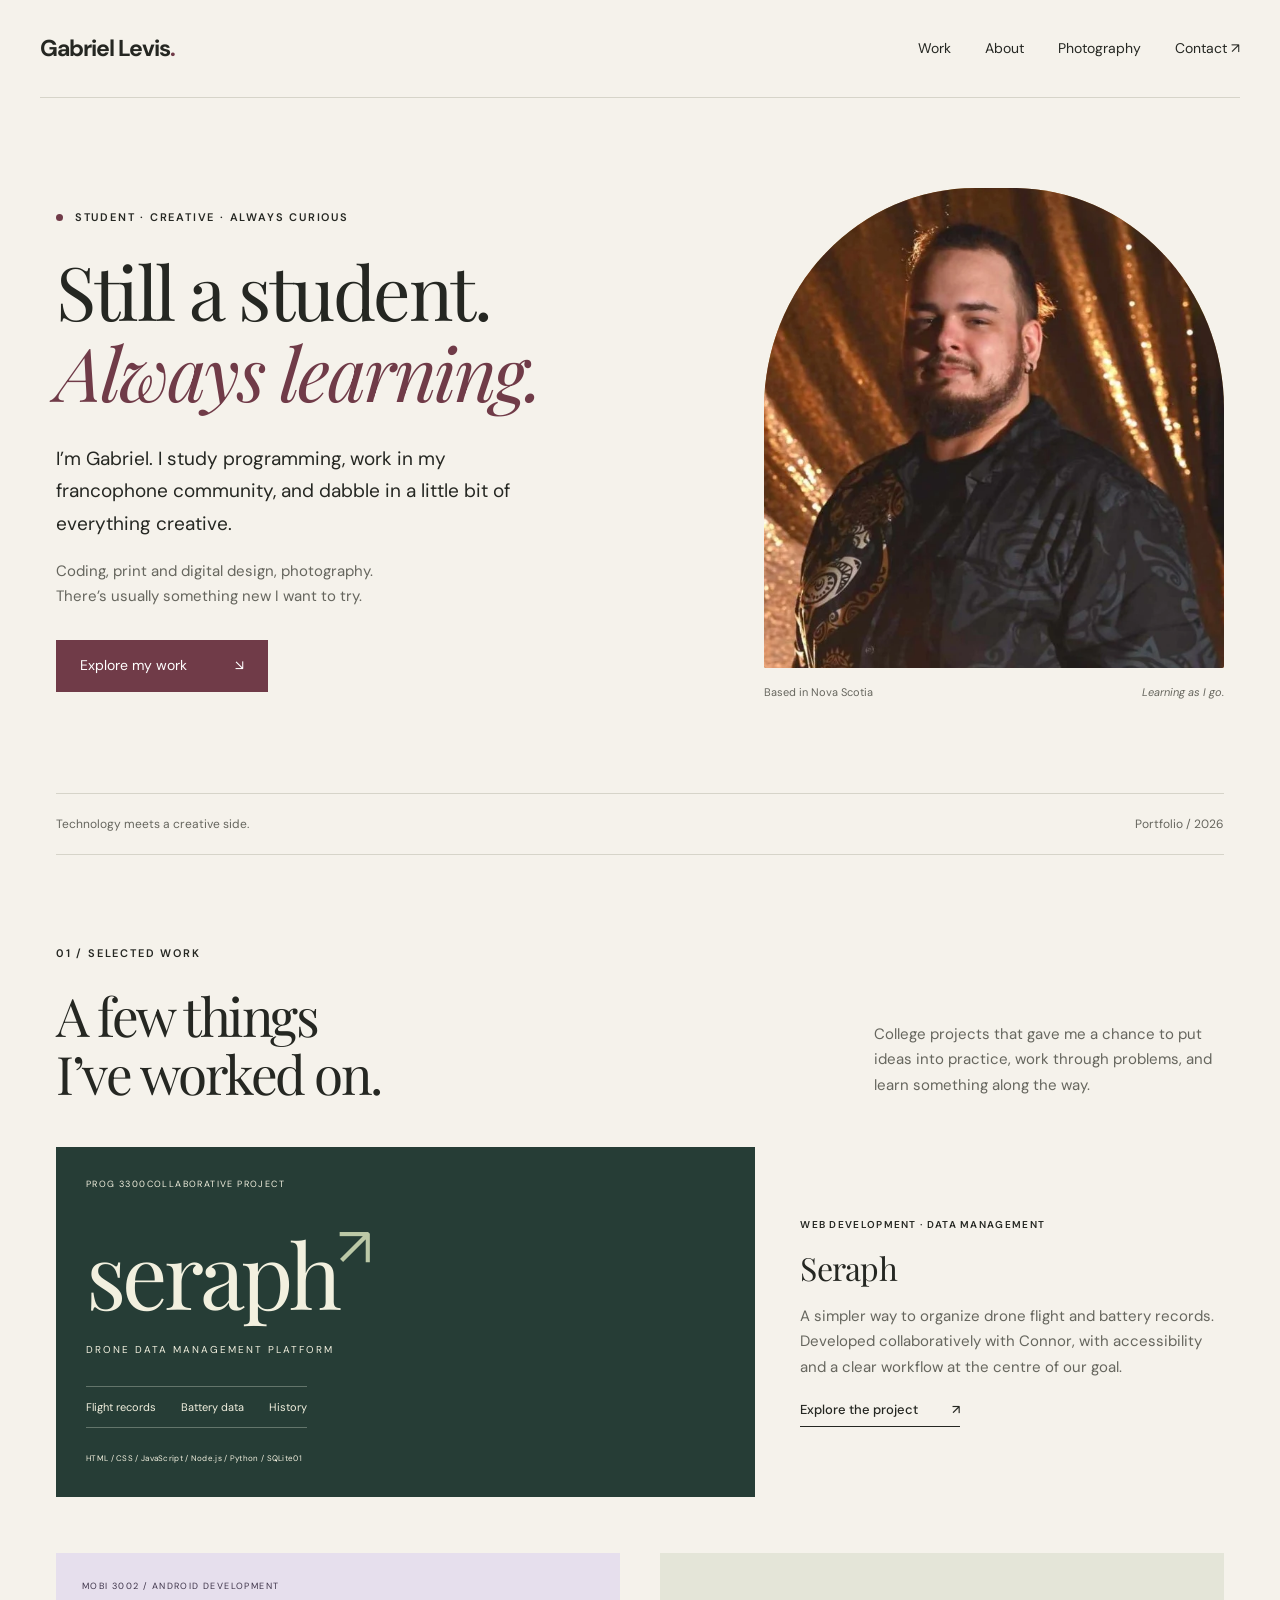
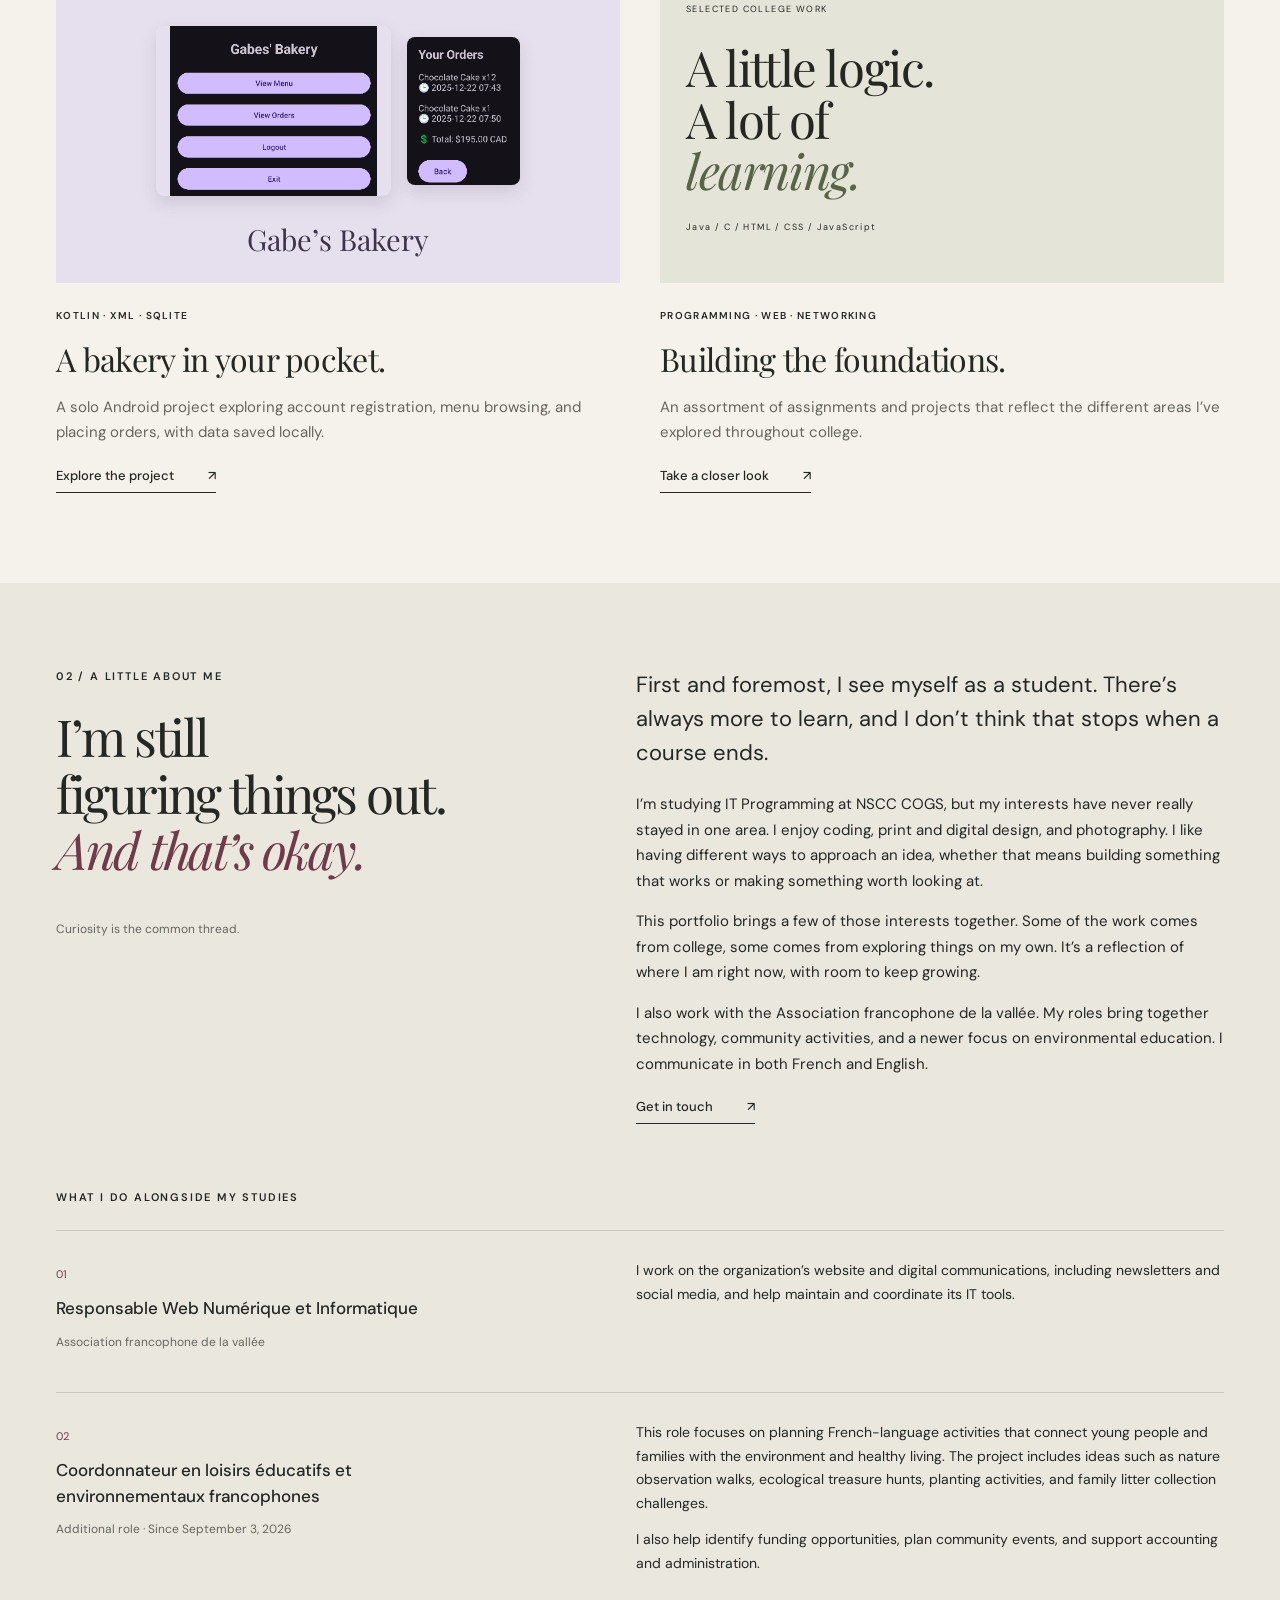
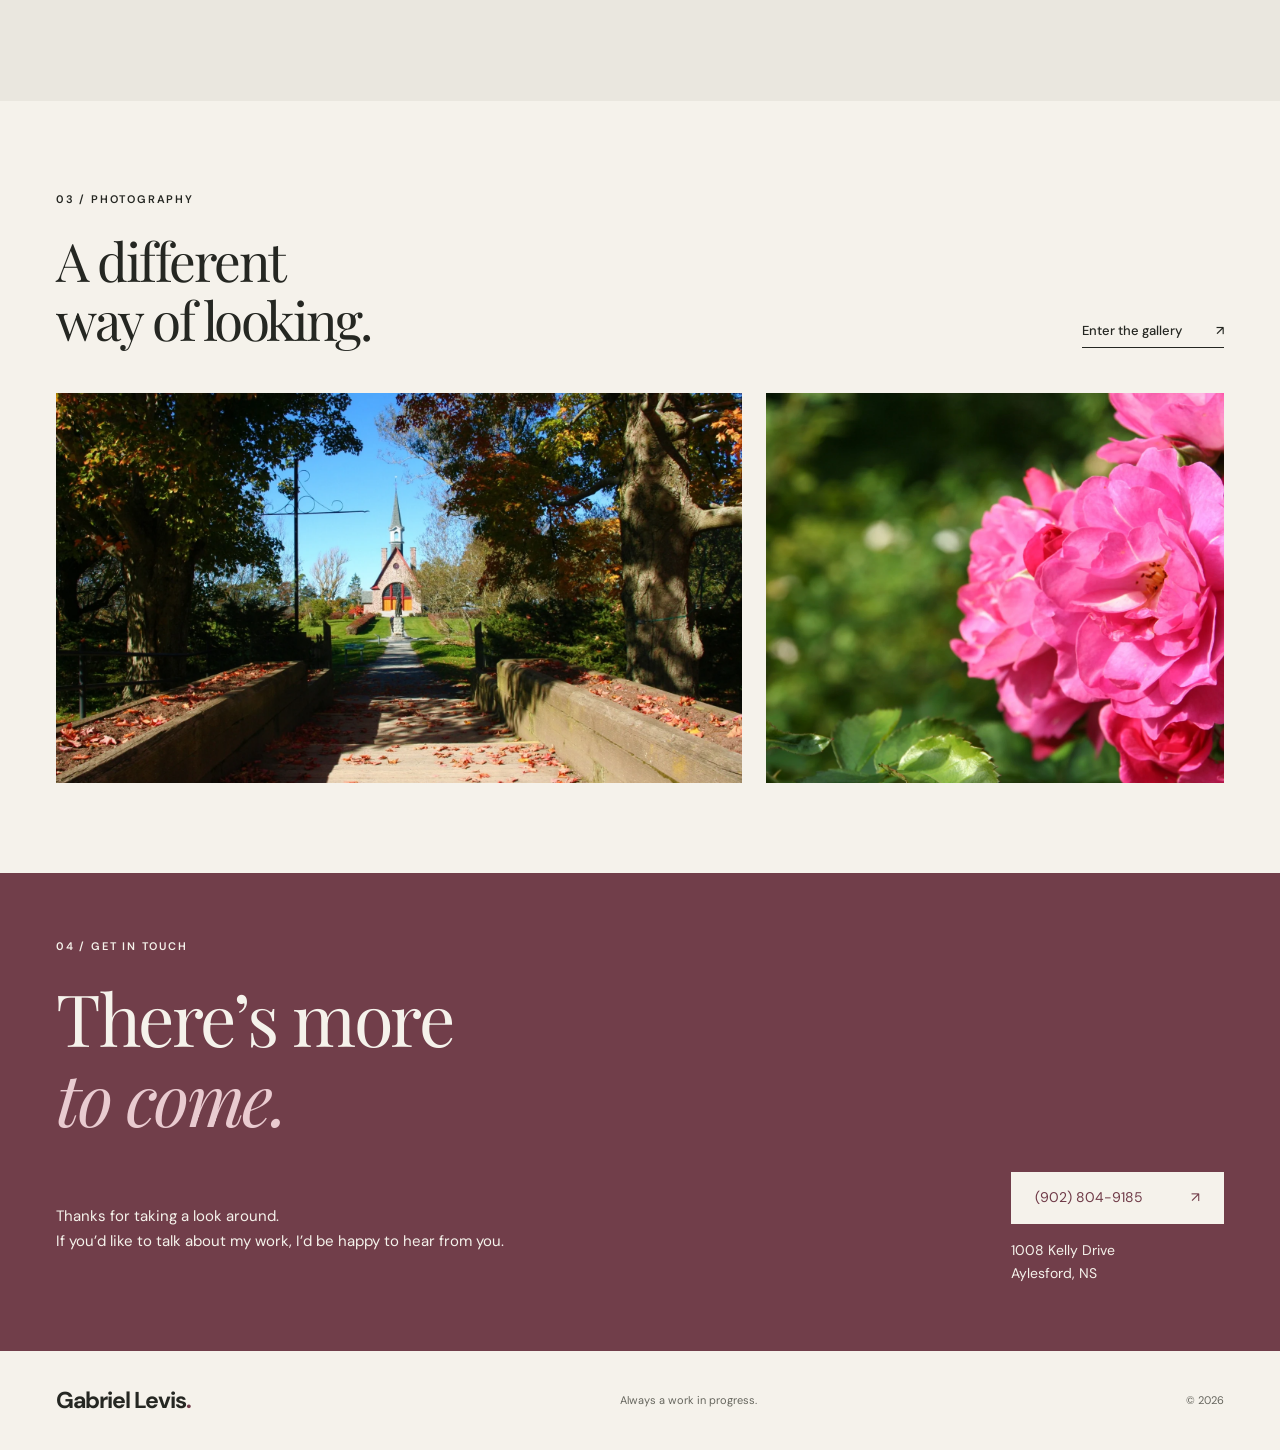
<file: index.html>
<!doctype html>
<html lang="en"><head><meta charset="utf-8"><meta name="viewport" content="width=device-width,initial-scale=1"><meta name="description" content="Gabriel Levis. IT Programming student, creative explorer, and community worker in Nova Scotia. Selected projects, photography, and a little about me."><meta name="theme-color" content="#f5f2eb"><title>Gabriel Levis — A work in progress</title><link rel="stylesheet" href="style.css"></head>
<body><a class="skip" href="#main">Skip to content</a>
<header><a class="wordmark" href="#home" aria-label="Gabriel Levis home">Gabriel Levis<span class="mark">.</span></a><nav aria-label="Main navigation"><a href="#work">Work</a><a href="#about">About</a><a href="photography.html">Photography</a><a href="#contact">Contact <span aria-hidden="true">↗</span></a></nav></header>
<main id="main">
<section class="hero wrap" id="home"><div class="hero-copy"><p class="eyebrow"><span class="dot"></span> STUDENT · CREATIVE · ALWAYS CURIOUS</p><h1>Still a student.<br><em>Always learning.</em></h1><p class="intro">I’m Gabriel. I study programming, work in my francophone community, and dabble in a little bit of everything creative.</p><p class="hero-small">Coding, print and digital design, photography.<br>There’s usually something new I want to try.</p><a class="button" href="#work">Explore my work <span aria-hidden="true">↘</span></a></div><div class="portrait-block"><div class="portrait-window"><img src="assets/portrait.webp" alt="Gabriel Levis standing in front of a gold backdrop" fetchpriority="high"></div><p class="portrait-note">Based in Nova Scotia <span>Learning as I go.</span></p></div></section>
<div class="intro-line wrap"><span>Technology meets a creative side.</span><span>Portfolio / 2026</span></div>
<section class="section wrap" id="work"><div class="section-heading"><div><p class="eyebrow">01 / SELECTED WORK</p><h2>A few things<br>I’ve worked on.</h2></div><p>College projects that gave me a chance to put ideas into practice, work through problems, and learn something along the way.</p></div>
<article class="project featured"><button class="project-art seraph-art" data-project="seraph" aria-label="Read about Seraph"><div class="art-top"><span>PROG 3300</span><span>COLLABORATIVE PROJECT</span></div><div class="seraph-name">seraph<span>↗</span></div><div class="seraph-sub">DRONE DATA MANAGEMENT PLATFORM</div><div class="log-labels"><span>Flight records</span><span>Battery data</span><span>History</span></div><div class="art-bottom"><span>HTML / CSS / JavaScript / Node.js / Python / SQLite</span><span>01</span></div></button><div class="project-copy"><p class="eyebrow">WEB DEVELOPMENT · DATA MANAGEMENT</p><h3>Seraph</h3><p>A simpler way to organize drone flight and battery records. Developed collaboratively with Connor, with accessibility and a clear workflow at the centre of our goal.</p><button class="text-link" data-project="seraph">Explore the project <span aria-hidden="true">↗</span></button></div></article>
<div class="project-grid"><article class="project"><button class="project-art bakery-art" data-project="bakery" aria-label="Read about Gabe’s Bakery"><span class="art-top">MOBI 3002 / ANDROID DEVELOPMENT</span><div class="bakery-screens"><img src="assets/bakery-3.png" alt="Gabe’s Bakery home screen with menu and order navigation" loading="lazy"><img src="assets/bakery-6.png" alt="Gabe’s Bakery order history screen" loading="lazy"></div><span class="bakery-title">Gabe’s Bakery</span></button><div class="project-copy"><p class="eyebrow">KOTLIN · XML · SQLITE</p><h3>A bakery in your pocket.</h3><p>A solo Android project exploring account registration, menu browsing, and placing orders, with data saved locally.</p><button class="text-link" data-project="bakery">Explore the project <span aria-hidden="true">↗</span></button></div></article>
<article class="project"><button class="project-art coursework-art" data-project="coursework" aria-label="Read about selected coursework"><span class="art-top">SELECTED COLLEGE WORK</span><div class="course-type">A little logic.<br>A lot of<br><em>learning.</em></div><span class="art-bottom">Java / C / HTML / CSS / JavaScript</span></button><div class="project-copy"><p class="eyebrow">PROGRAMMING · WEB · NETWORKING</p><h3>Building the foundations.</h3><p>An assortment of assignments and projects that reflect the different areas I’ve explored throughout college.</p><button class="text-link" data-project="coursework">Take a closer look <span aria-hidden="true">↗</span></button></div></article></div></section>
<section class="about-section" id="about"><div class="wrap about-layout"><div><p class="eyebrow">02 / A LITTLE ABOUT ME</p><h2>I’m still<br>figuring things out.<br><em>And that’s okay.</em></h2><p class="margin-note">Curiosity is the common thread.</p></div><div class="about-copy"><p class="lead">First and foremost, I see myself as a student. There’s always more to learn, and I don’t think that stops when a course ends.</p><p>I’m studying IT Programming at NSCC COGS, but my interests have never really stayed in one area. I enjoy coding, print and digital design, and photography. I like having different ways to approach an idea, whether that means building something that works or making something worth looking at.</p><p>This portfolio brings a few of those interests together. Some of the work comes from college, some comes from exploring things on my own. It’s a reflection of where I am right now, with room to keep growing.</p><p>I also work with the Association francophone de la vallée. My roles bring together technology, community activities, and a newer focus on environmental education. I communicate in both French and English.</p><a class="text-link" href="#contact">Get in touch <span aria-hidden="true">↗</span></a></div></div>
<div class="wrap experience"><p class="eyebrow">WHAT I DO ALONGSIDE MY STUDIES</p><div class="role"><div><span class="role-number">01</span><h3 lang="fr">Responsable Web Numérique et Informatique</h3><p class="role-org">Association francophone de la vallée</p></div><p>I work on the organization’s website and digital communications, including newsletters and social media, and help maintain and coordinate its IT tools.</p></div><div class="role"><div><span class="role-number">02</span><h3 lang="fr">Coordonnateur en loisirs éducatifs et environnementaux francophones</h3><p class="role-org">Additional role · Since September 3, 2026</p></div><div><p>This role focuses on planning French-language activities that connect young people and families with the environment and healthy living. The project includes ideas such as nature observation walks, ecological treasure hunts, planting activities, and family litter collection challenges.</p><p>I also help identify funding opportunities, plan community events, and support accounting and administration.</p></div></div></div></section>
<section class="section wrap photo-preview" id="photography"><div class="section-heading"><div><p class="eyebrow">03 / PHOTOGRAPHY</p><h2>A different<br>way of looking.</h2></div><a class="text-link" href="photography.html">Enter the gallery <span aria-hidden="true">↗</span></a></div><a class="photo-pair" href="photography.html" aria-label="Explore Gabriel’s photography"><img src="assets/IMG_0130.webp" alt="A sunlit path framed by autumn trees" loading="lazy"><img src="assets/IMG_0028.webp" alt="Pink roses against a soft green background" loading="lazy"></a></section>
<section class="contact-section" id="contact"><div class="wrap"><p class="eyebrow">04 / GET IN TOUCH</p><h2>There’s more<br><em>to come.</em></h2><div class="contact-bottom"><p>Thanks for taking a look around.<br>If you’d like to talk about my work, I’d be happy to hear from you.</p><div class="contact-details"><a class="button light" href="tel:+19028049185">(902) 804-9185 <span aria-hidden="true">↗</span></a><address>1008 Kelly Drive<br>Aylesford, NS</address></div></div></div></section>
</main><footer class="wrap"><a class="wordmark" href="#home">Gabriel Levis<span class="mark">.</span></a><p>Always a work in progress.</p><span>© 2026</span></footer>
<dialog id="project-dialog" aria-labelledby="dialog-title"><button class="close-dialog" aria-label="Close project details">Close <span aria-hidden="true">×</span></button><div id="project-content"></div></dialog><script src="app.js"></script></body></html>
</file>
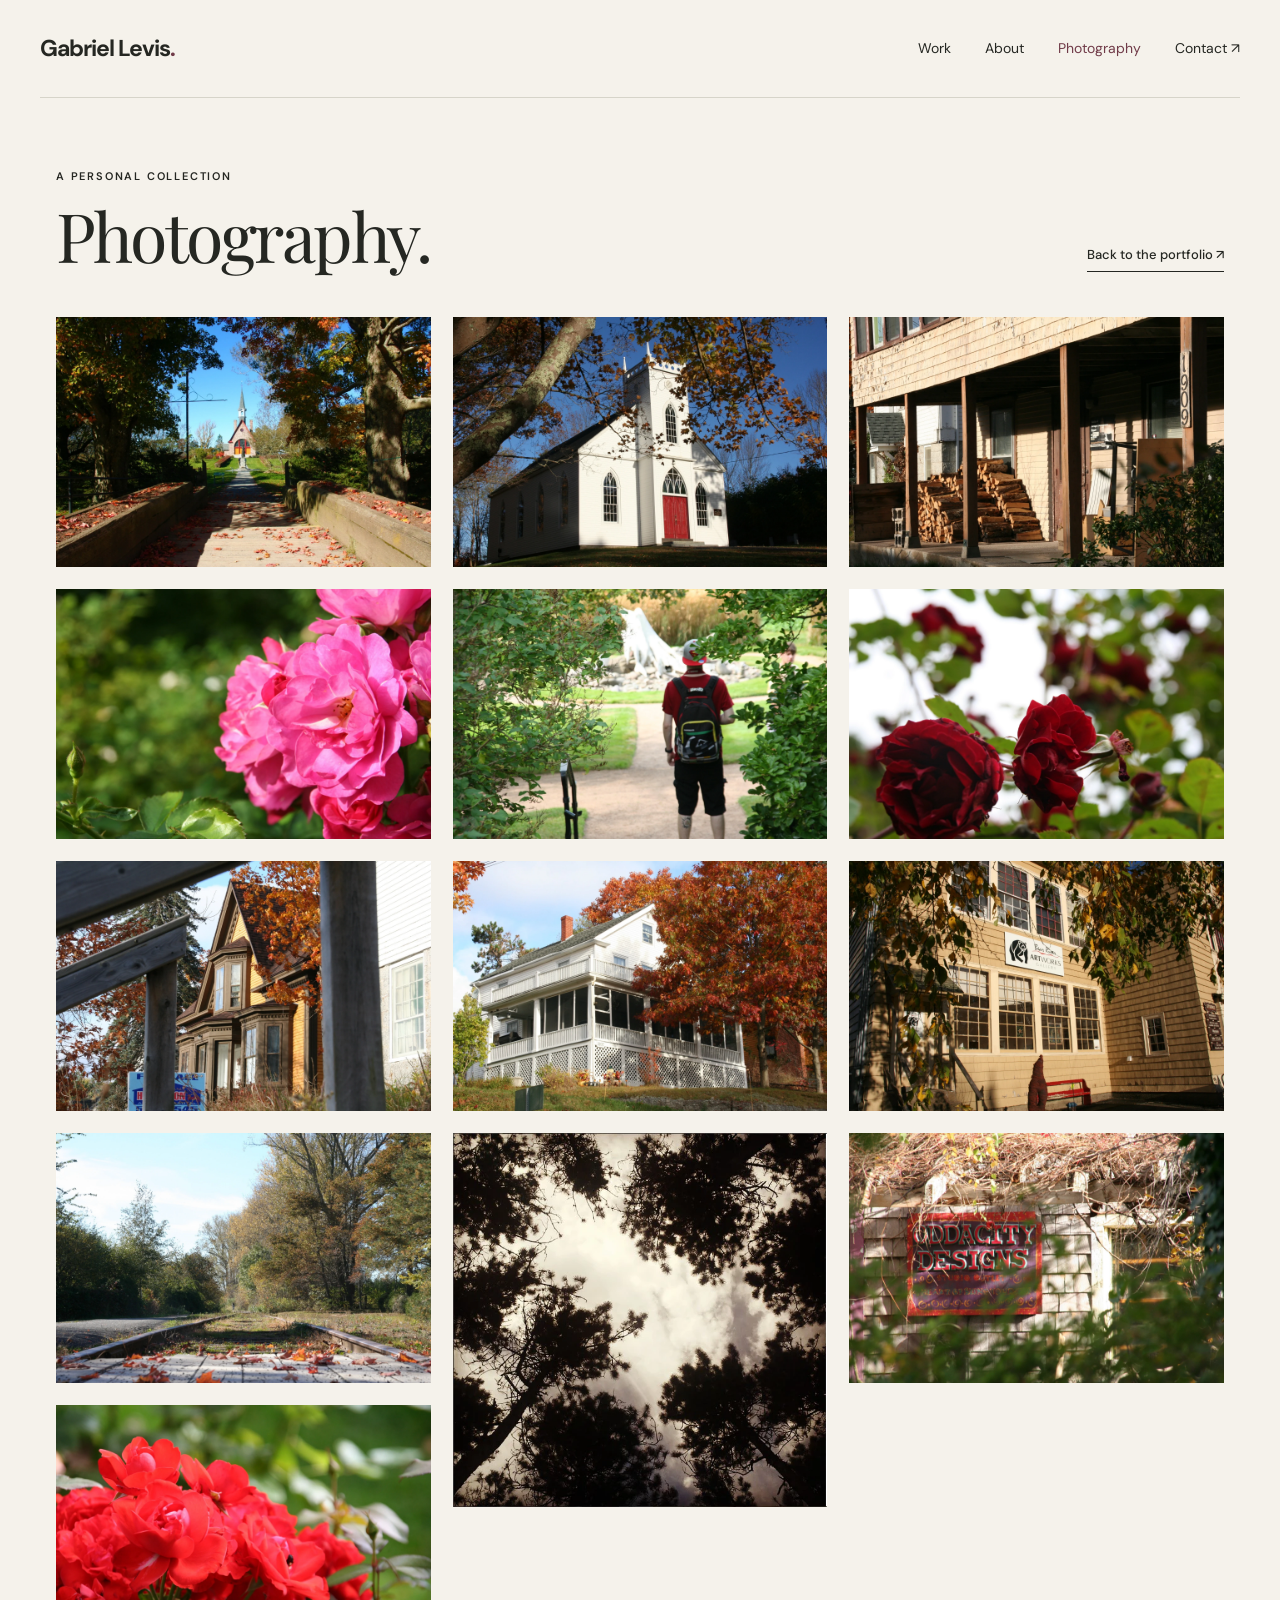
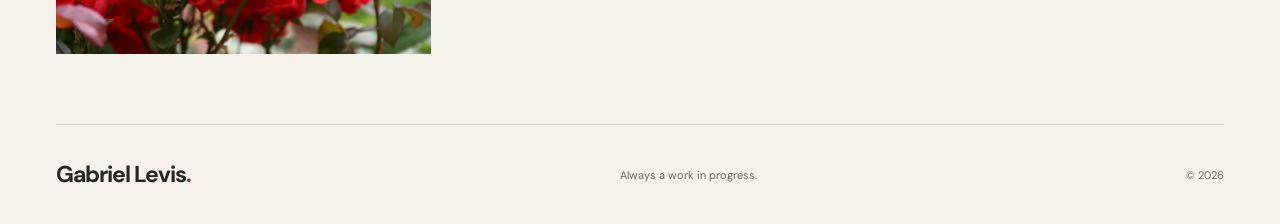
<file: photography.html>
<!doctype html><html lang="en"><head><meta charset="utf-8"><meta name="viewport" content="width=device-width,initial-scale=1"><meta name="description" content="Selected photography by Gabriel Levis."><title>Photography — Gabriel Levis</title><link rel="stylesheet" href="style.css"></head><body><a class="skip" href="#main">Skip to content</a><header><a class="wordmark" href="index.html">Gabriel Levis<span class="mark">.</span></a><nav aria-label="Main navigation"><a href="index.html#work">Work</a><a href="index.html#about">About</a><a href="photography.html" aria-current="page">Photography</a><a href="index.html#contact">Contact ↗</a></nav></header><main id="main" class="wrap"><div class="gallery-heading"><div><p class="eyebrow">A PERSONAL COLLECTION</p><h1>Photography.</h1></div><a class="text-link" href="index.html">Back to the portfolio ↗</a></div><div class="gallery"><button aria-label="Open photograph 1"><img src="assets/IMG_0130.webp" alt="A sunlit path framed by autumn trees" fetchpriority=high></button><button aria-label="Open photograph 2"><img src="assets/IMG_0028.webp" alt="Pink roses against green foliage" fetchpriority=high></button><button aria-label="Open photograph 3"><img src="assets/IMG_0214.webp" alt="A timber house viewed through an architectural frame" loading=lazy></button><button aria-label="Open photograph 4"><img src="assets/IMG_0129.webp" alt="Railway tracks surrounded by trees" loading=lazy></button><button aria-label="Open photograph 5"><img src="assets/IMG_0033.webp" alt="Red flowers in sunlight" loading=lazy></button><button aria-label="Open photograph 6"><img src="assets/IMG_0192.webp" alt="A white church framed by autumn branches" loading=lazy></button><button aria-label="Open photograph 7"><img src="assets/IMG_0119.webp" alt="A person on a garden path" loading=lazy></button><button aria-label="Open photograph 8"><img src="assets/IMG_0226.webp" alt="A white house surrounded by autumn colours" loading=lazy></button><button aria-label="Open photograph 9"><img src="assets/Greenwood-NS-1.webp" alt="Tree silhouettes around a cloudy sky" loading=lazy></button><button aria-label="Open photograph 10"><img src="assets/IMG_0204.webp" alt="Wooden steps and a porch in sunlight" loading=lazy></button><button aria-label="Open photograph 11"><img src="assets/IMG_0013.webp" alt="Dark red roses with a softly blurred background" loading=lazy></button><button aria-label="Open photograph 12"><img src="assets/IMG_0185.webp" alt="A sunlit building partly framed by leaves" loading=lazy></button><button aria-label="Open photograph 13"><img src="assets/IMG_0258.webp" alt="A sign mounted on a shingled wall among trees" loading=lazy></button></div></main><footer class="wrap gallery-footer"><a class="wordmark" href="index.html">Gabriel Levis<span class="mark">.</span></a><p>Always a work in progress.</p><span>© 2026</span></footer><dialog id="lightbox" aria-label="Photograph viewer"><button class="close-dialog" aria-label="Close photograph">Close ×</button><img alt=""><div class="lightbox-controls"><button data-prev aria-label="Previous photograph">←</button><span class="position" aria-live="polite"></span><button data-next aria-label="Next photograph">→</button></div></dialog><script src="app.js"></script></body></html>
</file>
<file: style.css>
@import url('https://fonts.googleapis.com/css2?family=DM+Sans:wght@400;500;600;700&family=Playfair+Display:ital,wght@0,400;0,500;1,400;1,500&display=swap');
:root{--paper:#f5f2eb;--ink:#252722;--muted:#66665e;--wine:#703b48;--line:#d6d4c9;--serif:'Playfair Display',Georgia,serif;--sans:'DM Sans',Arial,sans-serif}*{box-sizing:border-box}html{scroll-behavior:smooth;scroll-padding-top:100px}body{margin:0;background:var(--paper);color:var(--ink);font-family:var(--sans);font-size:16px;line-height:1.7}button,a{-webkit-tap-highlight-color:transparent}a{color:inherit;text-decoration:none}button{font:inherit;color:inherit;cursor:pointer}button:focus-visible,a:focus-visible{outline:3px solid var(--wine);outline-offset:6px}button{border:0}img{display:block;max-width:100%}.wrap{width:min(1200px,calc(100% - 112px));margin:auto}.skip{position:fixed;top:-80px;background:var(--ink);color:white;padding:12px;z-index:50}.skip:focus{top:0}header{width:min(1360px,calc(100% - 80px));margin:auto;display:flex;align-items:center;justify-content:space-between;padding:29px 0;border-bottom:1px solid var(--line)}.wordmark{font-weight:700;font-size:23px;letter-spacing:-1px}.mark{color:var(--wine)}nav{display:flex;gap:34px;font-size:14px}nav a:hover,nav a[aria-current]{color:var(--wine)}.hero{display:grid;grid-template-columns:1.4fr 1fr;gap:65px;padding-top:90px;padding-bottom:80px;align-items:center}.eyebrow{font-size:11px;letter-spacing:1.8px;font-weight:600;line-height:1.6;margin:0 0 23px}.dot{display:inline-block;width:7px;height:7px;background:var(--wine);border-radius:50%;margin-right:7px}h1,h2,h3,p{margin-top:0}h1,h2{font-family:var(--serif);font-weight:400;letter-spacing:-2.5px;line-height:1.1}h1{font-size:clamp(48px,5.8vw,79px);margin-bottom:30px}em{font-weight:400;color:var(--wine)}.intro{font-size:19px;max-width:490px;line-height:1.7}.hero-small{font-size:15px;color:var(--muted);margin-bottom:30px}.button{display:inline-flex;justify-content:space-between;align-items:center;gap:48px;background:var(--wine);color:#fff;padding:14px 24px;font-size:14px;transition:background .2s}.button:hover{background:#542936}.portrait-window{height:480px;background:#b68a4d;overflow:hidden;border-radius:46% 46% 2px 2px}.portrait-window img{width:100%;height:100%;object-fit:cover;object-position:50% 12%;transform:scale(1.28)}.portrait-note{display:flex;justify-content:space-between;font-size:11px;color:var(--muted);margin-top:15px;gap:12px}.portrait-note span{font-style:italic}.intro-line{display:flex;justify-content:space-between;padding:20px 0;border-top:1px solid var(--line);border-bottom:1px solid var(--line);font-size:12px;color:var(--muted)}.section{padding-top:90px;padding-bottom:90px}.section-heading{display:flex;align-items:flex-end;justify-content:space-between;gap:80px;margin-bottom:45px}.section-heading h2{margin:0;font-size:53px}.section-heading>p{max-width:350px;font-size:15px;color:var(--muted);margin-bottom:4px}.project-art{width:100%;text-align:left;position:relative;overflow:hidden;transition:filter .2s}.project-art:hover{filter:brightness(.95)}.featured{display:grid;grid-template-columns:1.65fr 1fr;gap:45px;align-items:center;margin-bottom:56px}.seraph-art{background:#263d36;color:#f2f0df;padding:30px;min-height:350px;display:flex;flex-direction:column}.art-top,.art-bottom{display:flex;justify-content:space-between;font-size:9px;letter-spacing:1.4px}.seraph-name{font-family:var(--serif);font-size:90px;line-height:1.5;letter-spacing:-4px;margin-top:13px;display:flex;justify-content:space-between}.seraph-name>span{font-family:var(--sans);font-size:55px;font-weight:400;color:#bcc9a7}.seraph-sub{font-size:10px;letter-spacing:2px;margin-bottom:28px}.log-labels{display:flex;border-top:1px solid #63756b;border-bottom:1px solid #63756b;padding:11px 0;gap:25px;font-size:11px}.seraph-art .art-bottom{margin-top:24px;font-size:8px;letter-spacing:.3px}.project-copy h3{font-family:var(--serif);font-size:32px;font-weight:400;line-height:1.2;letter-spacing:-.7px;margin:0 0 16px}.project-copy p:not(.eyebrow){font-size:15px;color:var(--muted)}.project-copy .eyebrow{font-size:10px;letter-spacing:1.3px;margin-bottom:16px}.text-link{background:none;padding:0 0 5px;border-bottom:1px solid currentColor;display:inline-flex;gap:34px;font-size:13px;font-weight:500}.text-link:hover{color:var(--wine)}.project-grid{display:grid;grid-template-columns:1fr 1fr;gap:40px}.project-grid .project-art{height:330px;margin-bottom:25px}.bakery-art{padding:26px;background:#e6dfed;color:#3e344a}.bakery-screens{display:flex;justify-content:center;align-items:center;gap:16px;height:220px;padding:20px 30px 7px}.bakery-screens img{object-fit:contain;width:52%;max-height:170px;box-shadow:0 7px 17px #3e344a22;border-radius:8px}.bakery-screens img+img{width:25%;max-height:190px}.bakery-title{display:block;text-align:center;font-family:var(--serif);font-size:29px}.coursework-art{padding:26px;background:#e4e5d8}.course-type{font-family:var(--serif);font-size:49px;line-height:1.05;letter-spacing:-1.4px;margin:24px 0}.course-type em{color:#586347}.about-section{background:#eae7df;padding:85px 0}.about-layout{display:grid;grid-template-columns:1fr 1.2fr;gap:90px}.about-layout h2{font-size:51px}.margin-note{font-size:12px;color:var(--muted);margin-top:30px}.about-copy p{font-size:15px}.about-copy .lead{font-size:22px;line-height:1.55}.experience{padding-top:65px}.role{display:grid;grid-template-columns:1fr 1.2fr;gap:90px;padding:28px 0;border-top:1px solid #cbc9bf}.role h3{font-size:17px;line-height:1.5;font-weight:500;max-width:390px;margin:10px 0}.role-number{font-size:11px;color:var(--wine)}.role p{font-size:14px;margin-bottom:12px}.role-org{color:var(--muted);font-size:12px!important}.photo-pair{display:grid;grid-template-columns:1.5fr 1fr;gap:24px}.photo-pair img{width:100%;height:390px;object-fit:cover}.contact-section{background:#713e4a;color:var(--paper);padding:65px 0}.contact-section h2{font-size:72px;margin-bottom:35px}.contact-section em{color:#e9cbd0}.contact-bottom{display:flex;align-items:center;justify-content:space-between;gap:35px}.contact-bottom p{font-size:15px;margin:0}.button.light{background:var(--paper);color:var(--wine)}footer{display:flex;align-items:center;justify-content:space-between;padding:30px 0}footer p,footer>span{font-size:11px;color:var(--muted);margin:0}dialog{border:0;background:var(--paper);color:var(--ink);width:min(900px,92vw);max-height:90vh;padding:35px 48px 48px}dialog::backdrop{background:#182019b8;backdrop-filter:blur(4px)}body.modal-open{overflow:hidden}.close-dialog{display:block;margin-left:auto;background:none;font-size:13px;margin-bottom:22px}.close-dialog span{font-size:25px;margin-left:15px}dialog h2{font-size:48px;margin-bottom:25px}dialog h3{font-size:18px;margin-top:28px;margin-bottom:8px}dialog p,dialog li{font-size:15px}.detail-meta{font-size:11px!important;letter-spacing:1px;color:var(--wine)}.screen-strip{display:grid;grid-template-columns:1fr 1fr;gap:14px;align-items:start;background:#e6dfed;padding:20px}.screen-strip img{width:100%}.detail-note{color:var(--muted)}.gallery-heading{padding:70px 0 45px;display:flex;justify-content:space-between;align-items:flex-end}.gallery-heading h1{font-size:68px;margin:0}.gallery-heading .eyebrow{margin-bottom:12px}.gallery{columns:3;column-gap:22px;padding-bottom:70px}.gallery button{padding:0;background:none;display:block;width:100%;margin-bottom:22px;break-inside:avoid}.gallery img{width:100%;height:auto;transition:opacity .2s}.gallery button:hover img{opacity:.86}#lightbox{padding:0;background:#141414;width:min(1250px,96vw);height:94vh;max-height:94vh;color:white;overflow:hidden}#lightbox .close-dialog{position:absolute;right:20px;top:12px;z-index:2;padding:5px 12px;background:#141414ce}#lightbox img{width:100%;height:100%;object-fit:contain;padding:55px 55px 65px}#lightbox .lightbox-controls{position:absolute;bottom:12px;width:100%;display:flex;justify-content:center;align-items:center;gap:30px;font-size:12px}#lightbox .lightbox-controls button{background:none;color:white;font-size:24px;padding:0 15px}.gallery-footer{border-top:1px solid var(--line)}
@media(min-width:1500px){.hero{padding-top:110px;padding-bottom:100px}.portrait-window{height:520px}}
@media(max-width:1000px){.wrap{width:calc(100% - 64px)}.hero{gap:35px}.portrait-window{height:420px}.featured{gap:30px}.seraph-name{font-size:75px}.about-layout,.role{gap:45px}.section-heading{gap:35px}.section-heading h2{font-size:46px}.bakery-screens{padding-left:0;padding-right:0}.about-layout h2{font-size:44px}.photo-pair img{height:320px}}
@media(max-width:700px){header{width:calc(100% - 36px);padding:18px 0;flex-wrap:wrap;gap:16px}.wordmark{font-size:21px}nav{gap:20px;font-size:12px;flex-wrap:wrap}.wrap{width:calc(100% - 40px)}.hero{grid-template-columns:1fr;padding-top:48px;gap:35px;padding-bottom:35px}.hero h1{font-size:54px}.hero .intro{font-size:18px}.portrait-block{width:80%;max-width:350px;justify-self:center}.portrait-window{height:370px}.eyebrow{font-size:9px;letter-spacing:1.5px}.intro-line{font-size:10px;gap:15px}.section{padding-top:55px;padding-bottom:55px}.section-heading{display:block;margin-bottom:28px}.section-heading h2{font-size:43px}.section-heading>p,.section-heading>.text-link{margin-top:23px}.featured{grid-template-columns:1fr;gap:25px;margin-bottom:40px}.project-grid{grid-template-columns:1fr;gap:40px}.project-grid .project-art{height:300px}.project-copy h3{font-size:29px}.seraph-art{min-height:300px;padding:22px}.seraph-name{font-size:76px}.seraph-art .art-top{font-size:7px}.seraph-sub{font-size:8px}.log-labels{gap:20px}.about-section{padding:55px 0}.about-layout,.role{grid-template-columns:1fr;gap:20px}.about-layout h2{font-size:43px}.margin-note{margin-top:20px}.about-copy .lead{font-size:20px}.experience{padding-top:40px}.role{padding:23px 0}.photo-pair{grid-template-columns:1fr 1fr;gap:12px}.photo-pair img{height:250px}.contact-section{padding:45px 0}.contact-section h2{font-size:59px}.contact-bottom{align-items:flex-start;flex-direction:column;gap:25px}footer{gap:18px;flex-wrap:wrap}footer p{display:none}dialog{padding:20px 24px 30px}dialog h2{font-size:37px}.gallery-heading{padding-top:45px;display:block}.gallery-heading h1{font-size:50px}.gallery-heading>a{margin-top:25px}.gallery{columns:2;column-gap:12px}.gallery button{margin-bottom:12px}#lightbox img{padding:55px 10px 65px}}
@media(prefers-reduced-motion:reduce){html{scroll-behavior:auto}*{transition:none!important}}

.contact-details{display:flex;flex-direction:column;align-items:flex-start;gap:15px}.contact-details address{font-style:normal;font-size:14px;line-height:1.7}
</file>
